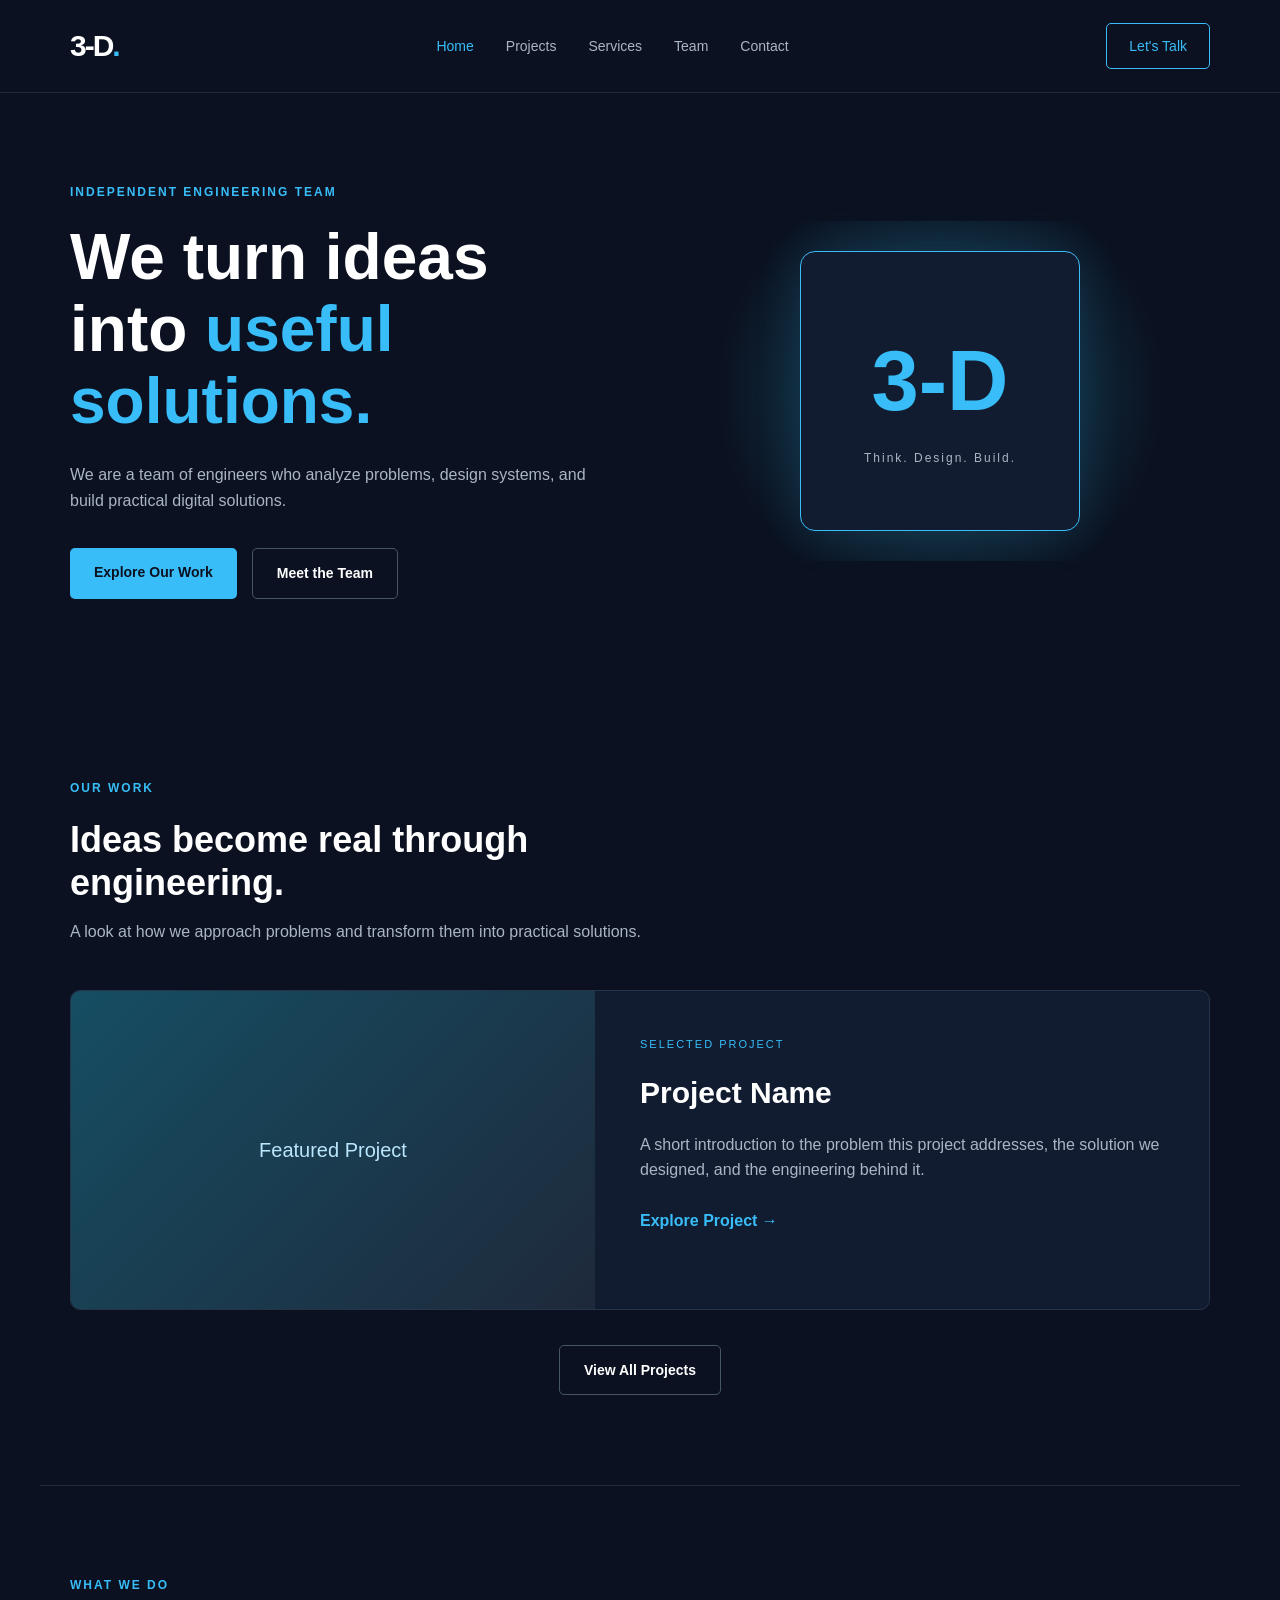
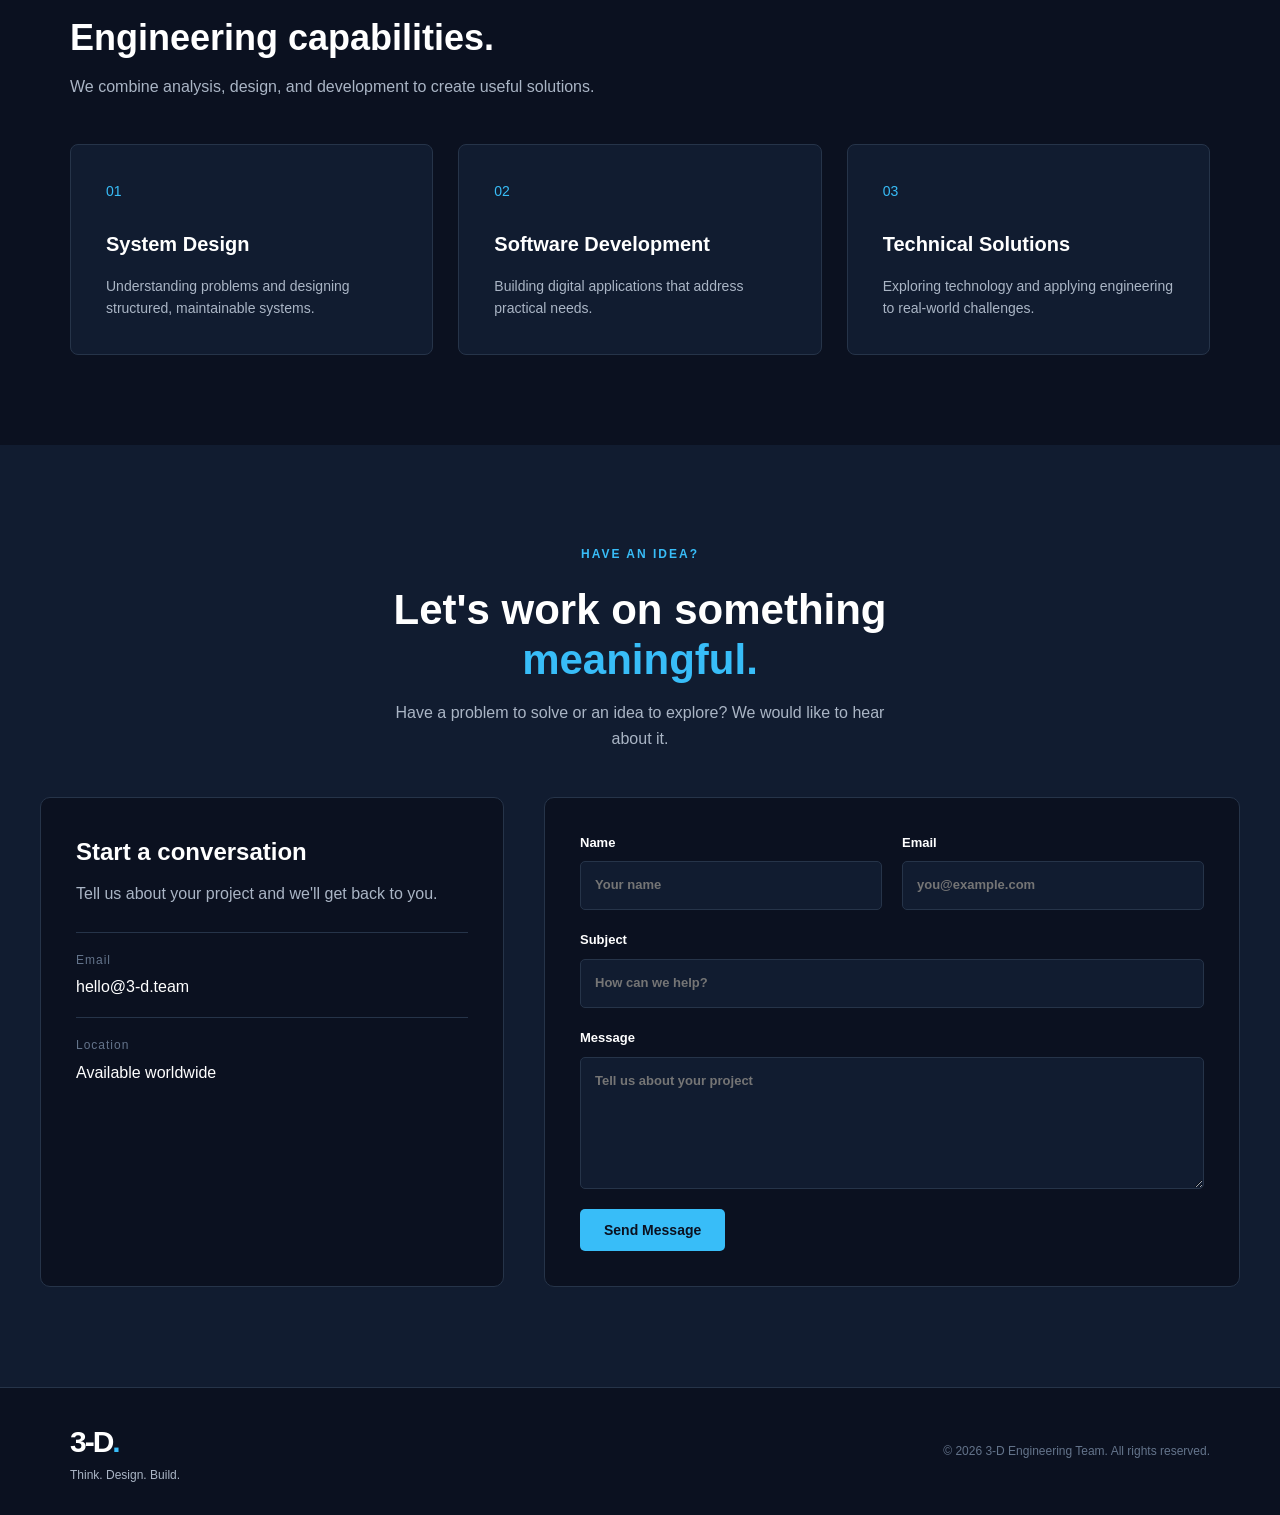
<file: Home.html>
<!doctype html>
<html lang="en">
  <head>
    <meta charset="UTF-8" />
    <meta name="viewport" content="width=device-width, initial-scale=1.0" />

    <title>3-D | Engineering Team</title>

    <link rel="stylesheet" href="style.css" />
  </head>

  <body>
    <!-- Navigation -->
    <header class="header">
      <nav class="navbar">
        <a href="#" class="logo">3-D<span>.</span></a>

        <ul class="nav-links">
          <li><a href="#" class="active">Home</a></li>
          <li><a href="#">Projects</a></li>
          <li><a href="#">Services</a></li>
          <li><a href="#">Team</a></li>
          <li><a href="#contact">Contact</a></li>
        </ul>

        <a href="#" class="nav-button">Let's Talk</a>
      </nav>
    </header>

    <!-- Main Content -->
    <main>
      <!-- Hero Section -->
      <section class="hero">
        <div class="hero-content">
          <p class="eyebrow">INDEPENDENT ENGINEERING TEAM</p>

          <h1>
            We turn ideas into
            <span>useful solutions.</span>
          </h1>

          <p class="hero-description">
            We are a team of engineers who analyze problems, design systems, and
            build practical digital solutions.
          </p>

          <div class="hero-buttons">
            <a href="#" class="primary-button">Explore Our Work</a>
            <a href="#" class="secondary-button">Meet the Team</a>
          </div>
        </div>

        <div class="hero-visual">
          <div class="visual-card">
            <span class="visual-number">3-D</span>
            <p>Think. Design. Build.</p>
          </div>
        </div>
      </section>

      <!-- Featured Project -->
      <section class="featured-section">
        <div class="section-heading">
          <p class="eyebrow">OUR WORK</p>
          <h2>Ideas become real through engineering.</h2>
          <p>
            A look at how we approach problems and transform them into practical
            solutions.
          </p>
        </div>

        <div class="project-card">
          <div class="project-image">
            <span>Featured Project</span>
          </div>

          <div class="project-content">
            <p class="project-category">SELECTED PROJECT</p>

            <h3>Project Name</h3>

            <p>
              A short introduction to the problem this project addresses, the
              solution we designed, and the engineering behind it.
            </p>

            <a href="#" class="text-link"> Explore Project → </a>
          </div>
        </div>

        <div class="all-projects">
          <a href="#" class="secondary-button"> View All Projects </a>
        </div>
      </section>

      <!-- Services Preview -->
      <section class="services-section">
        <div class="section-heading">
          <p class="eyebrow">WHAT WE DO</p>
          <h2>Engineering capabilities.</h2>
          <p>
            We combine analysis, design, and development to create useful
            solutions.
          </p>
        </div>

        <div class="services-grid">
          <article class="service-card">
            <span class="service-number">01</span>
            <h3>System Design</h3>
            <p>
              Understanding problems and designing structured, maintainable
              systems.
            </p>
          </article>

          <article class="service-card">
            <span class="service-number">02</span>
            <h3>Software Development</h3>
            <p>Building digital applications that address practical needs.</p>
          </article>

          <article class="service-card">
            <span class="service-number">03</span>
            <h3>Technical Solutions</h3>
            <p>
              Exploring technology and applying engineering to real-world
              challenges.
            </p>
          </article>
        </div>
      </section>

      <!-- Contact -->
      <section class="contact-section" id="contact">
        <div class="contact-heading">
          <p class="eyebrow">HAVE AN IDEA?</p>
          <h2>Let's work on something <span>meaningful.</span></h2>
          <p>
            Have a problem to solve or an idea to explore? We would like to hear
            about it.
          </p>
        </div>

        <div class="contact-grid">
          <div class="contact-details">
            <h3>Start a conversation</h3>
            <p>Tell us about your project and we'll get back to you.</p>

            <a href="mailto:hello@3-d.team" class="contact-detail">
              <span>Email</span>
              hello@3-d.team
            </a>

            <div class="contact-detail">
              <span>Location</span>
              Available worldwide
            </div>
          </div>

          <form class="contact-form" action="mailto:hello@3-d.team" method="post" enctype="text/plain">
            <div class="form-row">
              <label>
                Name
                <input type="text" name="name" placeholder="Your name" required />
              </label>

              <label>
                Email
                <input type="email" name="email" placeholder="you@example.com" required />
              </label>
            </div>

            <label>
              Subject
              <input type="text" name="subject" placeholder="How can we help?" required />
            </label>

            <label>
              Message
              <textarea name="message" rows="5" placeholder="Tell us about your project" required></textarea>
            </label>

            <button type="submit" class="primary-button">Send Message</button>
          </form>
        </div>
      </section>
    </main>

    <!-- Footer -->
    <footer class="footer">
      <div class="footer-content">
        <div class="footer-brand">
          <a href="#" class="logo">3-D<span>.</span></a>
          <p>Think. Design. Build.</p>
        </div>

        <p class="copyright">
          © 2026 3-D Engineering Team. All rights reserved.
        </p>
      </div>
    </footer>
  </body>
</html>
</file>
<file: style.css>
/* =========================
   GENERAL RESET
========================= */

* {
    margin: 0;
    padding: 0;
    box-sizing: border-box;
}

html {
    scroll-behavior: smooth;
}

body {
    font-family: Arial, Helvetica, sans-serif;
    background-color: #0b1120;
    color: #ffffff;
    line-height: 1.6;
}

a {
    text-decoration: none;
    color: inherit;
}

ul {
    list-style: none;
}


/* =========================
   NAVIGATION
========================= */

.header {
    width: 100%;
    border-bottom: 1px solid #1e293b;
}

.navbar {
    max-width: 1200px;
    margin: auto;
    padding: 22px 30px;

    display: flex;
    align-items: center;
    justify-content: space-between;
}

.logo {
    font-size: 30px;
    font-weight: bold;
    letter-spacing: -2px;
}

.logo span {
    color: #38bdf8;
}

.nav-links {
    display: flex;
    gap: 32px;
}

.nav-links a {
    color: #aab5c5;
    font-size: 14px;
    transition: 0.3s;
}

.nav-links a:hover,
.nav-links a.active {
    color: #38bdf8;
}

.nav-button {
    padding: 11px 22px;
    border: 1px solid #38bdf8;
    border-radius: 5px;
    color: #38bdf8;
    font-size: 14px;
    transition: 0.3s;
}

.nav-button:hover {
    background-color: #38bdf8;
    color: #0b1120;
}


/* =========================
   BUTTONS
========================= */

.primary-button,
.secondary-button {
    display: inline-block;
    padding: 13px 24px;
    border-radius: 5px;
    font-size: 14px;
    font-weight: bold;
    transition: 0.3s;
}

.primary-button {
    background-color: #38bdf8;
    color: #0b1120;
}

.primary-button:hover {
    background-color: #7dd3fc;
    transform: translateY(-3px);
}

.secondary-button {
    border: 1px solid #475569;
    color: #ffffff;
}

.secondary-button:hover {
    border-color: #38bdf8;
    color: #38bdf8;
}


/* =========================
   HERO SECTION
========================= */

.hero {
    max-width: 1200px;
    min-height: 570px;
    margin: auto;
    padding: 90px 30px;

    display: flex;
    align-items: center;
    justify-content: space-between;
    gap: 60px;
}

.hero-content {
    flex: 1;
}

.eyebrow {
    color: #38bdf8;
    font-size: 12px;
    font-weight: bold;
    letter-spacing: 2px;
    margin-bottom: 20px;
}

.hero h1 {
    max-width: 650px;
    font-size: clamp(40px, 5vw, 65px);
    line-height: 1.12;
    margin-bottom: 25px;
}

.hero h1 span,
.contact-section h2 span {
    color: #38bdf8;
}

.hero-description {
    max-width: 530px;
    color: #aab5c5;
    font-size: 16px;
    margin-bottom: 35px;
}

.hero-buttons {
    display: flex;
    flex-wrap: wrap;
    gap: 15px;
}


/* Hero Visual */

.hero-visual {
    flex: 1;
    min-height: 340px;

    display: flex;
    align-items: center;
    justify-content: center;

    background:
        radial-gradient(circle, #164e63 0%, #0b1120 70%);
}

.visual-card {
    width: 280px;
    height: 280px;
    border: 1px solid #38bdf8;
    border-radius: 15px;

    display: flex;
    flex-direction: column;
    align-items: center;
    justify-content: center;

    background: #111c30;
    box-shadow: 0 0 50px rgba(56, 189, 248, 0.12);
}

.visual-number {
    font-size: 85px;
    font-weight: bold;
    color: #38bdf8;
}

.visual-card p {
    color: #aab5c5;
    letter-spacing: 2px;
    font-size: 12px;
}


/* =========================
   SECTION COMMON STYLES
========================= */

.featured-section,
.services-section {
    max-width: 1200px;
    margin: auto;
    padding: 90px 30px;
}

.section-heading {
    max-width: 650px;
    margin-bottom: 45px;
}

.section-heading h2 {
    font-size: 36px;
    line-height: 1.2;
    margin-bottom: 15px;
}

.section-heading > p:last-child {
    color: #aab5c5;
}


/* =========================
   FEATURED PROJECT
========================= */

.project-card {
    display: flex;
    align-items: stretch;
    min-height: 320px;

    background-color: #111c30;
    border: 1px solid #263449;
    border-radius: 10px;
    overflow: hidden;
}

.project-image {
    flex: 1;
    min-height: 300px;

    display: flex;
    align-items: center;
    justify-content: center;

    background: linear-gradient(135deg, #164e63, #1e293b);
}

.project-image span {
    font-size: 20px;
    color: #bae6fd;
}

.project-content {
    flex: 1;
    padding: 45px;
}

.project-category {
    color: #38bdf8;
    font-size: 11px;
    letter-spacing: 2px;
    margin-bottom: 15px;
}

.project-content h3 {
    font-size: 30px;
    margin-bottom: 15px;
}

.project-content > p:not(.project-category) {
    color: #aab5c5;
    margin-bottom: 25px;
}

.text-link {
    color: #38bdf8;
    font-weight: bold;
}

.text-link:hover {
    color: #7dd3fc;
}

.all-projects {
    text-align: center;
    margin-top: 35px;
}


/* =========================
   SERVICES
========================= */

.services-section {
    border-top: 1px solid #1e293b;
}

.services-grid {
    display: grid;
    grid-template-columns: repeat(3, 1fr);
    gap: 25px;
}

.service-card {
    padding: 35px;
    background-color: #111c30;
    border: 1px solid #263449;
    border-radius: 8px;
    transition: 0.3s;
}

.service-card:hover {
    transform: translateY(-5px);
    border-color: #38bdf8;
}

.service-number {
    display: block;
    color: #38bdf8;
    font-size: 14px;
    margin-bottom: 25px;
}

.service-card h3 {
    font-size: 20px;
    margin-bottom: 15px;
}

.service-card p {
    color: #aab5c5;
    font-size: 14px;
}


/* =========================
   CONTACT SECTION
========================= */

.contact-section {
    padding: 100px 30px;
    background: #111c30;
}

.contact-section h2 {
    max-width: 650px;
    font-size: 42px;
    line-height: 1.2;
}

.contact-heading {
    max-width: 1200px;
    margin: 0 auto 45px;
    text-align: center;
}

.contact-heading h2 {
    margin: 0 auto 15px;
}

.contact-heading > p:not(.eyebrow) {
    max-width: 500px;
    margin: 0 auto;
    color: #aab5c5;
}

.contact-grid {
    max-width: 1200px;
    margin: auto;
    display: grid;
    grid-template-columns: 0.8fr 1.2fr;
    gap: 40px;
}

.contact-details,
.contact-form {
    padding: 35px;
    background-color: #0b1120;
    border: 1px solid #263449;
    border-radius: 10px;
}

.contact-details h3 {
    margin-bottom: 10px;
    font-size: 24px;
}

.contact-details > p {
    margin-bottom: 25px;
    color: #aab5c5;
}

.contact-detail {
    display: block;
    padding: 18px 0;
    border-top: 1px solid #263449;
}

.contact-detail span {
    display: block;
    margin-bottom: 4px;
    color: #64748b;
    font-size: 12px;
    letter-spacing: 1px;
}

.contact-form {
    display: flex;
    flex-direction: column;
    gap: 20px;
}

.form-row {
    display: grid;
    grid-template-columns: repeat(2, 1fr);
    gap: 20px;
}

.contact-form label {
    display: flex;
    flex-direction: column;
    gap: 8px;
    font-size: 13px;
    font-weight: bold;
}

.contact-form input,
.contact-form textarea {
    width: 100%;
    padding: 13px 14px;
    border: 1px solid #263449;
    border-radius: 5px;
    outline: none;
    background: #111c30;
    color: #ffffff;
    font: inherit;
    resize: vertical;
}

.contact-form input:focus,
.contact-form textarea:focus {
    border-color: #38bdf8;
}

.contact-form .primary-button {
    align-self: flex-start;
    border: 0;
    cursor: pointer;
}


/* =========================
   FOOTER
========================= */

.footer {
    border-top: 1px solid #263449;
}

.footer-content {
    max-width: 1200px;
    margin: auto;
    padding: 30px;

    display: flex;
    align-items: center;
    justify-content: space-between;
    gap: 20px;
}

.footer-brand p {
    color: #aab5c5;
    font-size: 12px;
}

.copyright {
    color: #64748b;
    font-size: 12px;
}


/* =========================
   RESPONSIVE DESIGN
========================= */

@media (max-width: 850px) {

    .nav-links {
        gap: 15px;
    }

    .hero {
        gap: 30px;
    }

    .services-grid {
        grid-template-columns: repeat(2, 1fr);
    }

    .contact-grid {
        grid-template-columns: 1fr;
    }

}

@media (max-width: 650px) {

    .navbar {
        flex-wrap: wrap;
        gap: 20px;
    }

    .nav-links {
        order: 3;
        width: 100%;
        justify-content: space-between;
        flex-wrap: wrap;
    }

    .nav-button {
        margin-left: auto;
    }

    .hero {
        flex-direction: column;
        align-items: stretch;
        padding-top: 65px;
    }

    .hero-visual {
        min-height: 280px;
    }

    .project-card {
        flex-direction: column;
    }

    .project-content {
        padding: 30px;
    }

    .services-grid {
        grid-template-columns: 1fr;
    }

    .section-heading h2 {
        font-size: 29px;
    }

    .contact-section h2 {
        font-size: 32px;
    }

    .contact-grid {
        gap: 20px;
    }

    .contact-details,
    .contact-form {
        padding: 24px;
    }

    .form-row {
        grid-template-columns: 1fr;
    }

    .footer-content {
        flex-direction: column;
        align-items: flex-start;
    }

}
</file>
